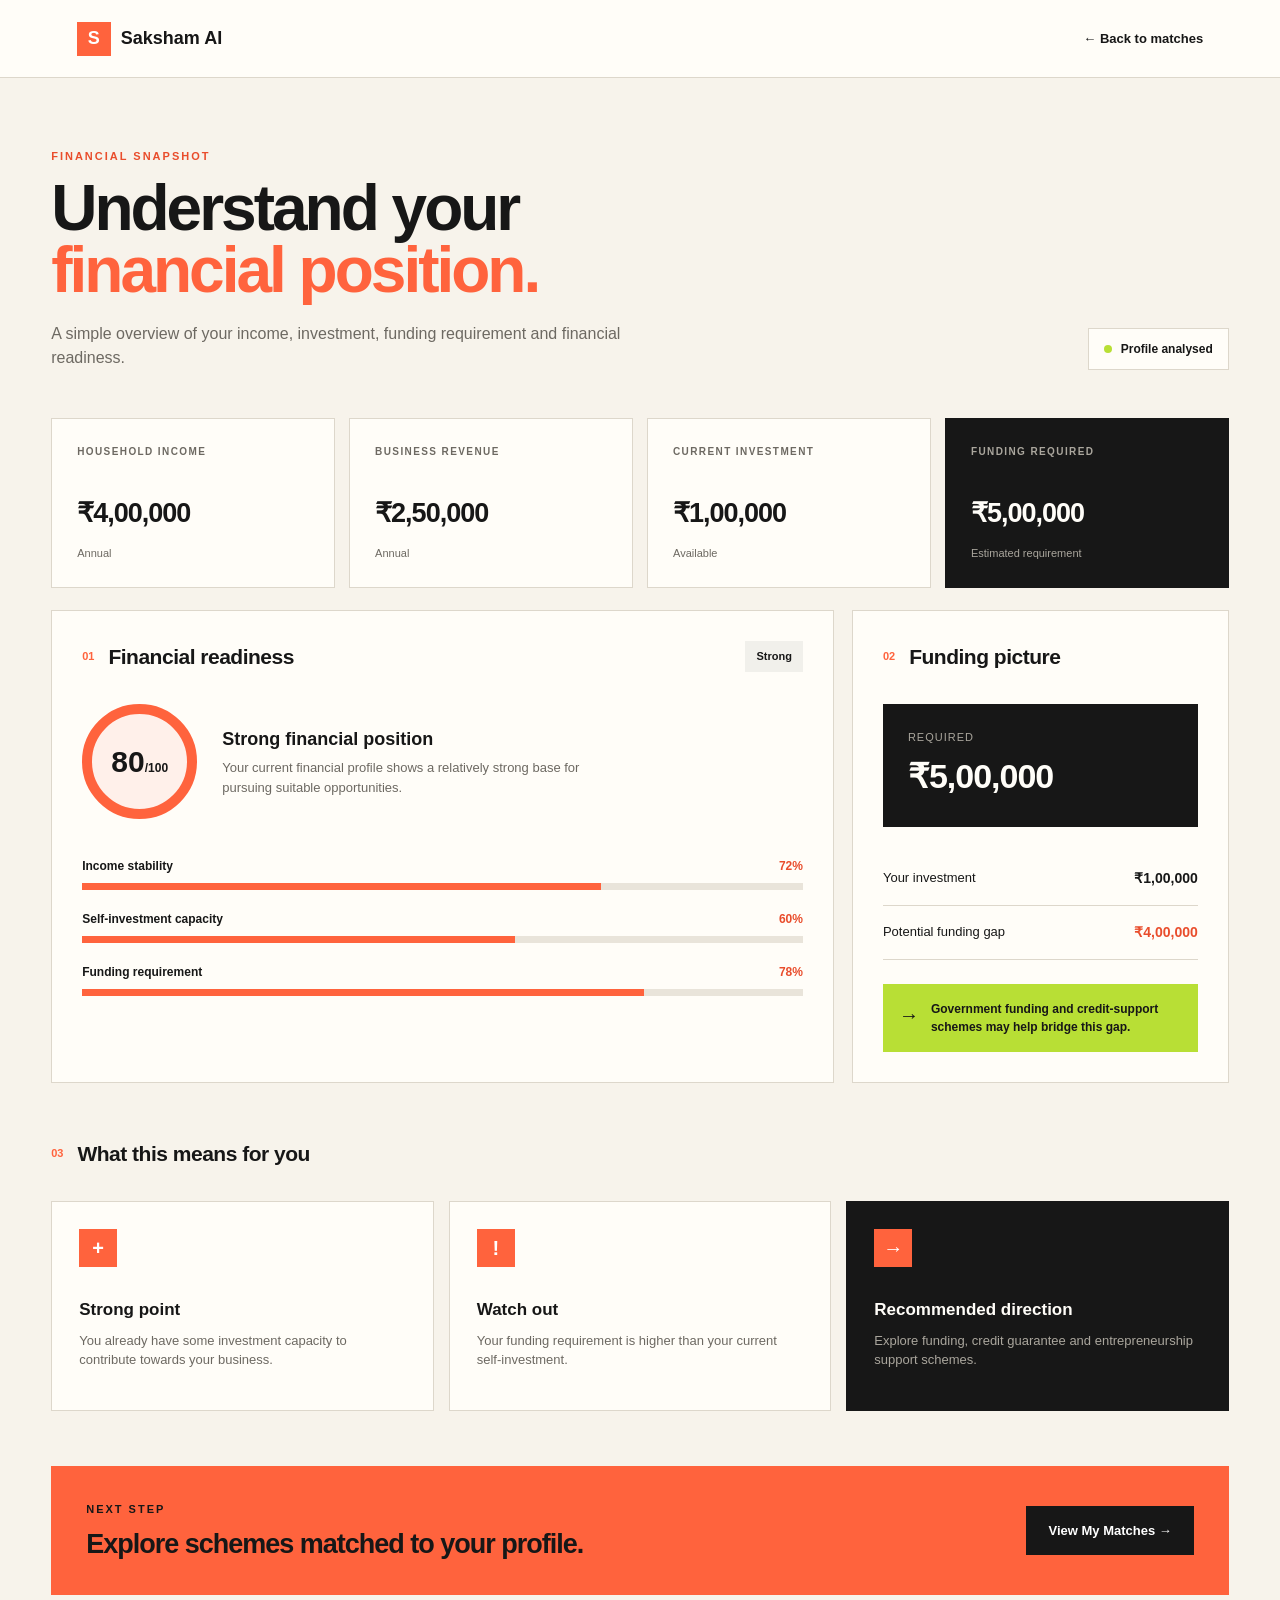
<file: financial-analysis.html>
<!DOCTYPE html>
<html lang="en">

<head>
    <meta charset="UTF-8">
    <meta name="viewport" content="width=device-width, initial-scale=1.0">

    <title>Financial Analysis | Saksham AI</title>

    <link rel="stylesheet" href="CSS/financial-analysis.css">
</head>

<body>

    <!-- NAVBAR -->
    <nav class="navbar">

        <a href="results.html" class="brand">
            <span class="brand-mark">S</span>
            Saksham AI
        </a>

        <a href="results.html" class="back-link">
            ← Back to matches
        </a>

    </nav>


    <!-- MAIN -->
    <main class="analysis-page">

        <!-- HEADER -->
        <section class="page-header">

            <div>
                <span class="eyebrow">FINANCIAL SNAPSHOT</span>

                <h1>
                    Understand your
                    <span>financial position.</span>
                </h1>

                <p>
                    A simple overview of your income, investment,
                    funding requirement and financial readiness.
                </p>
            </div>

            <div class="analysis-badge">
                <span class="badge-dot"></span>
                Profile analysed
            </div>

        </section>


        <!-- SUMMARY CARDS -->
        <section class="summary-grid">

            <div class="summary-card">

                <span class="card-label">HOUSEHOLD INCOME</span>

                <strong id="incomeValue">
                    ₹4,00,000
                </strong>

                <small>Annual</small>

            </div>


            <div class="summary-card">

                <span class="card-label">BUSINESS REVENUE</span>

                <strong id="revenueValue">
                    ₹2,50,000
                </strong>

                <small>Annual</small>

            </div>


            <div class="summary-card">

                <span class="card-label">CURRENT INVESTMENT</span>

                <strong id="investmentValue">
                    ₹1,00,000
                </strong>

                <small>Available</small>

            </div>


            <div class="summary-card highlight">

                <span class="card-label">FUNDING REQUIRED</span>

                <strong id="fundingValue">
                    ₹5,00,000
                </strong>

                <small>Estimated requirement</small>

            </div>

        </section>


        <!-- MAIN ANALYSIS -->
        <section class="analysis-grid">


            <!-- FINANCIAL READINESS -->
            <div class="analysis-card readiness-card">

                <div class="section-heading">

                    <div>
                        <span class="section-number">01</span>

                        <h2>Financial readiness</h2>
                    </div>

                    <span class="status-pill">
                        Moderate
                    </span>

                </div>


                <div class="score-area">

                    <div class="score-circle">
                        <span id="readinessScore">72</span>
                        <small>/100</small>
                    </div>

                    <div>

                        <h3>Good starting position</h3>

                        <p>
                            Your profile shows a reasonable base,
                            with additional funding needed for growth.
                        </p>

                    </div>

                </div>


                <div class="progress-row">

                    <div class="progress-label">
                        <span>Income stability</span>
                        <strong>72%</strong>
                    </div>

                    <div class="progress-bar">
                        <span style="width:72%"></span>
                    </div>

                </div>


                <div class="progress-row">

                    <div class="progress-label">
                        <span>Self-investment capacity</span>
                        <strong>60%</strong>
                    </div>

                    <div class="progress-bar">
                        <span style="width:60%"></span>
                    </div>

                </div>


                <div class="progress-row">

                    <div class="progress-label">
                        <span>Funding requirement</span>
                        <strong>78%</strong>
                    </div>

                    <div class="progress-bar">
                        <span style="width:78%"></span>
                    </div>

                </div>

            </div>


            <!-- FUNDING BREAKDOWN -->
            <div class="analysis-card funding-card">

                <div class="section-heading">

                    <div>
                        <span class="section-number">02</span>

                        <h2>Funding picture</h2>
                    </div>

                </div>


                <div class="funding-amount">

                    <span>Required</span>

                    <strong>
                        ₹5,00,000
                    </strong>

                </div>


                <div class="funding-row">

                    <span>Your investment</span>

                    <strong>₹1,00,000</strong>

                </div>


                <div class="funding-row">

                    <span>Potential funding gap</span>

                    <strong class="orange-text">
                        ₹4,00,000
                    </strong>

                </div>


                <div class="funding-note">

                    <span>→</span>

                    <p>
                        Government funding and credit-support
                        schemes may help bridge this gap.
                    </p>

                </div>

            </div>


        </section>


        <!-- INSIGHTS -->
        <section class="insights-section">

            <div class="section-heading">

                <div>
                    <span class="section-number">03</span>

                    <h2>What this means for you</h2>
                </div>

            </div>


            <div class="insights-grid">

                <div class="insight-card">

                    <span class="insight-icon">+</span>

                    <h3>Strong point</h3>

                    <p>
                        You already have some investment capacity
                        to contribute towards your business.
                    </p>

                </div>


                <div class="insight-card">

                    <span class="insight-icon">!</span>

                    <h3>Watch out</h3>

                    <p>
                        Your funding requirement is higher than
                        your current self-investment.
                    </p>

                </div>


                <div class="insight-card dark">

                    <span class="insight-icon">→</span>

                    <h3>Recommended direction</h3>

                    <p>
                        Explore funding, credit guarantee and
                        entrepreneurship support schemes.
                    </p>

                </div>

            </div>

        </section>


        <!-- CTA -->
        <section class="next-step">

            <div>

                <span class="eyebrow">
                    NEXT STEP
                </span>

                <h2>
                    Explore schemes matched to your profile.
                </h2>

            </div>

            <a href="results.html" class="primary-btn">
                View My Matches →
            </a>

        </section>

    </main>


    <script src="JS/financial-analysis.js"></script>

</body>

</html>
</file>
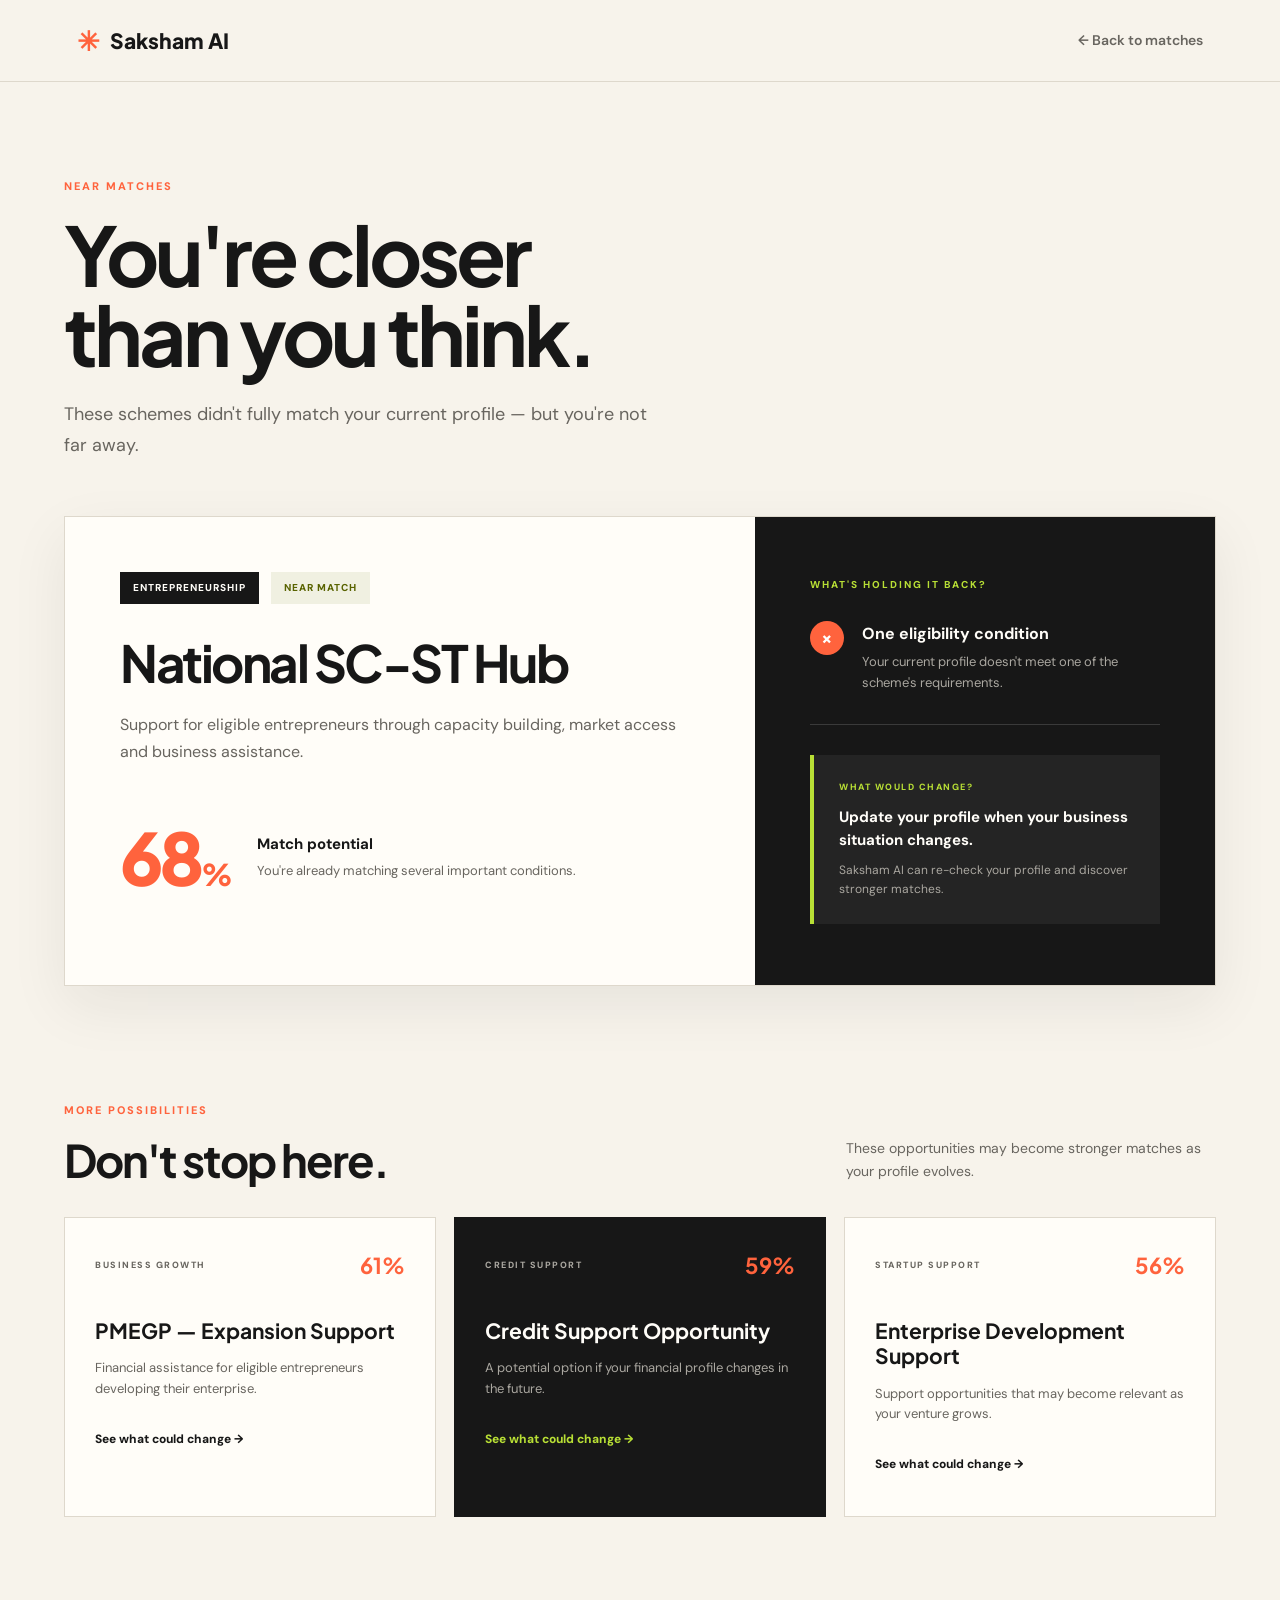
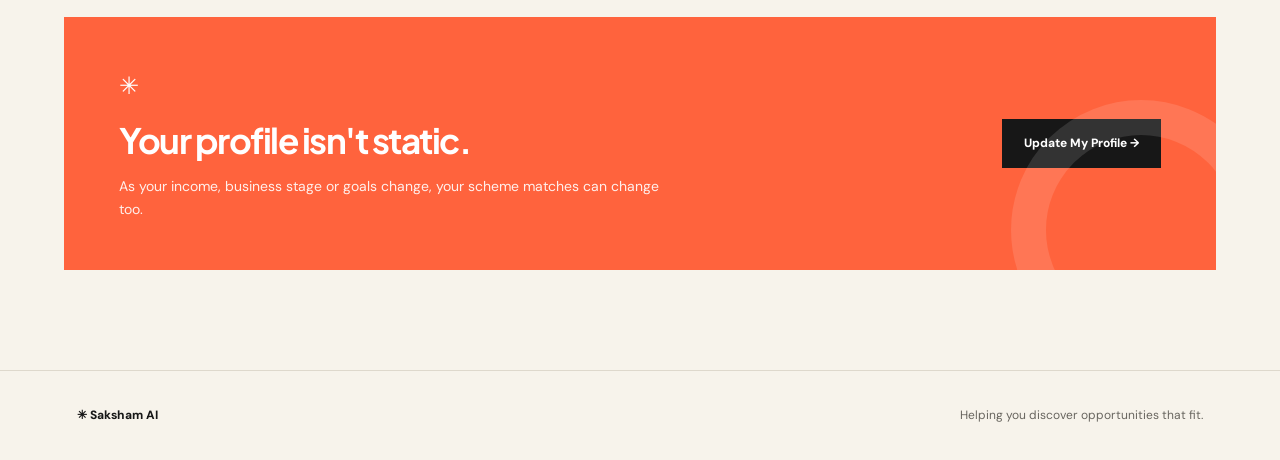
<file: near-miss.html>
<!DOCTYPE html>
<html lang="en">

<head>
    <meta charset="UTF-8">
    <meta name="viewport" content="width=device-width, initial-scale=1.0">

    <title>Near Matches — Saksham AI</title>

    <link rel="stylesheet" href="CSS/near-miss.css">

    <link rel="preconnect" href="https://fonts.googleapis.com">
    <link rel="preconnect" href="https://fonts.gstatic.com" crossorigin>

    <link
        href="https://fonts.googleapis.com/css2?family=DM+Sans:wght@400;500;600;700&family=Plus+Jakarta+Sans:wght@500;600;700;800&display=swap"
        rel="stylesheet">
</head>

<body>

    <!-- NAVBAR -->

    <header class="navbar">

        <a href="index.html" class="brand">
            <span>✳</span>
            Saksham AI
        </a>

        <a href="results.html" class="back-link">
            ← Back to matches
        </a>

    </header>


    <!-- MAIN -->

    <main class="near-page">

        <!-- INTRO -->

        <section class="near-intro">

            <span class="eyebrow">
                NEAR MATCHES
            </span>

            <h1>
                You're closer<br>
                than you think.
            </h1>

            <p>
                These schemes didn't fully match your current
                profile — but you're not far away.
            </p>

        </section>


        <!-- FEATURED NEAR MATCH -->

        <section class="near-card">

            <div class="near-card-main">

                <div class="scheme-meta">

                    <span class="scheme-type">
                        ENTREPRENEURSHIP
                    </span>

                    <span class="near-pill">
                        NEAR MATCH
                    </span>

                </div>


                <h2>
                    National SC-ST Hub
                </h2>

                <p class="scheme-description">
                    Support for eligible entrepreneurs through
                    capacity building, market access and
                    business assistance.
                </p>


                <!-- MATCH SCORE -->

                <div class="score-row">

                    <div class="score-number">
                        68<span>%</span>
                    </div>

                    <div>

                        <strong>
                            Match potential
                        </strong>

                        <p>
                            You're already matching several
                            important conditions.
                        </p>

                    </div>

                </div>

            </div>


            <!-- RIGHT SIDE -->

            <div class="near-card-side">

                <span class="side-label">
                    WHAT'S HOLDING IT BACK?
                </span>

                <div class="reason">

                    <span class="reason-icon">×</span>

                    <div>
                        <strong>
                            One eligibility condition
                        </strong>

                        <p>
                            Your current profile doesn't meet
                            one of the scheme's requirements.
                        </p>
                    </div>

                </div>


                <div class="change-box">

                    <span>
                        WHAT WOULD CHANGE?
                    </span>

                    <strong>
                        Update your profile when your
                        business situation changes.
                    </strong>

                    <p>
                        Saksham AI can re-check your profile
                        and discover stronger matches.
                    </p>

                </div>

            </div>

        </section>


        <!-- OTHER NEAR MATCHES -->

        <section class="other-matches">

            <div class="section-heading">

                <div>
                    <span class="eyebrow">
                        MORE POSSIBILITIES
                    </span>

                    <h2>
                        Don't stop here.
                    </h2>
                </div>

                <p>
                    These opportunities may become stronger
                    matches as your profile evolves.
                </p>

            </div>


            <div class="near-grid">

                <!-- CARD 1 -->

                <article class="small-near-card">

                    <div class="small-card-top">

                        <span>
                            BUSINESS GROWTH
                        </span>

                        <strong>
                            61%
                        </strong>

                    </div>

                    <h3>
                        PMEGP — Expansion Support
                    </h3>

                    <p>
                        Financial assistance for eligible
                        entrepreneurs developing their enterprise.
                    </p>

                    <button>
                        See what could change →
                    </button>

                </article>


                <!-- CARD 2 -->

                <article class="small-near-card dark-card">

                    <div class="small-card-top">

                        <span>
                            CREDIT SUPPORT
                        </span>

                        <strong>
                            59%
                        </strong>

                    </div>

                    <h3>
                        Credit Support Opportunity
                    </h3>

                    <p>
                        A potential option if your financial
                        profile changes in the future.
                    </p>

                    <button>
                        See what could change →
                    </button>

                </article>


                <!-- CARD 3 -->

                <article class="small-near-card">

                    <div class="small-card-top">

                        <span>
                            STARTUP SUPPORT
                        </span>

                        <strong>
                            56%
                        </strong>

                    </div>

                    <h3>
                        Enterprise Development Support
                    </h3>

                    <p>
                        Support opportunities that may become
                        relevant as your venture grows.
                    </p>

                    <button>
                        See what could change →
                    </button>

                </article>

            </div>

        </section>


        <!-- CTA -->

        <section class="profile-cta">

            <div>

                <span class="cta-mark">✳</span>

                <h2>
                    Your profile isn't static.
                </h2>

                <p>
                    As your income, business stage or goals
                    change, your scheme matches can change too.
                </p>

            </div>

            <a href="onboarding.html">
                Update My Profile →
            </a>

        </section>

    </main>


    <footer>

        <span>✳ Saksham AI</span>

        <p>
            Helping you discover opportunities that fit.
        </p>

    </footer>


    <script src="JS/near-miss.js"></script>

</body>

</html>
</file>
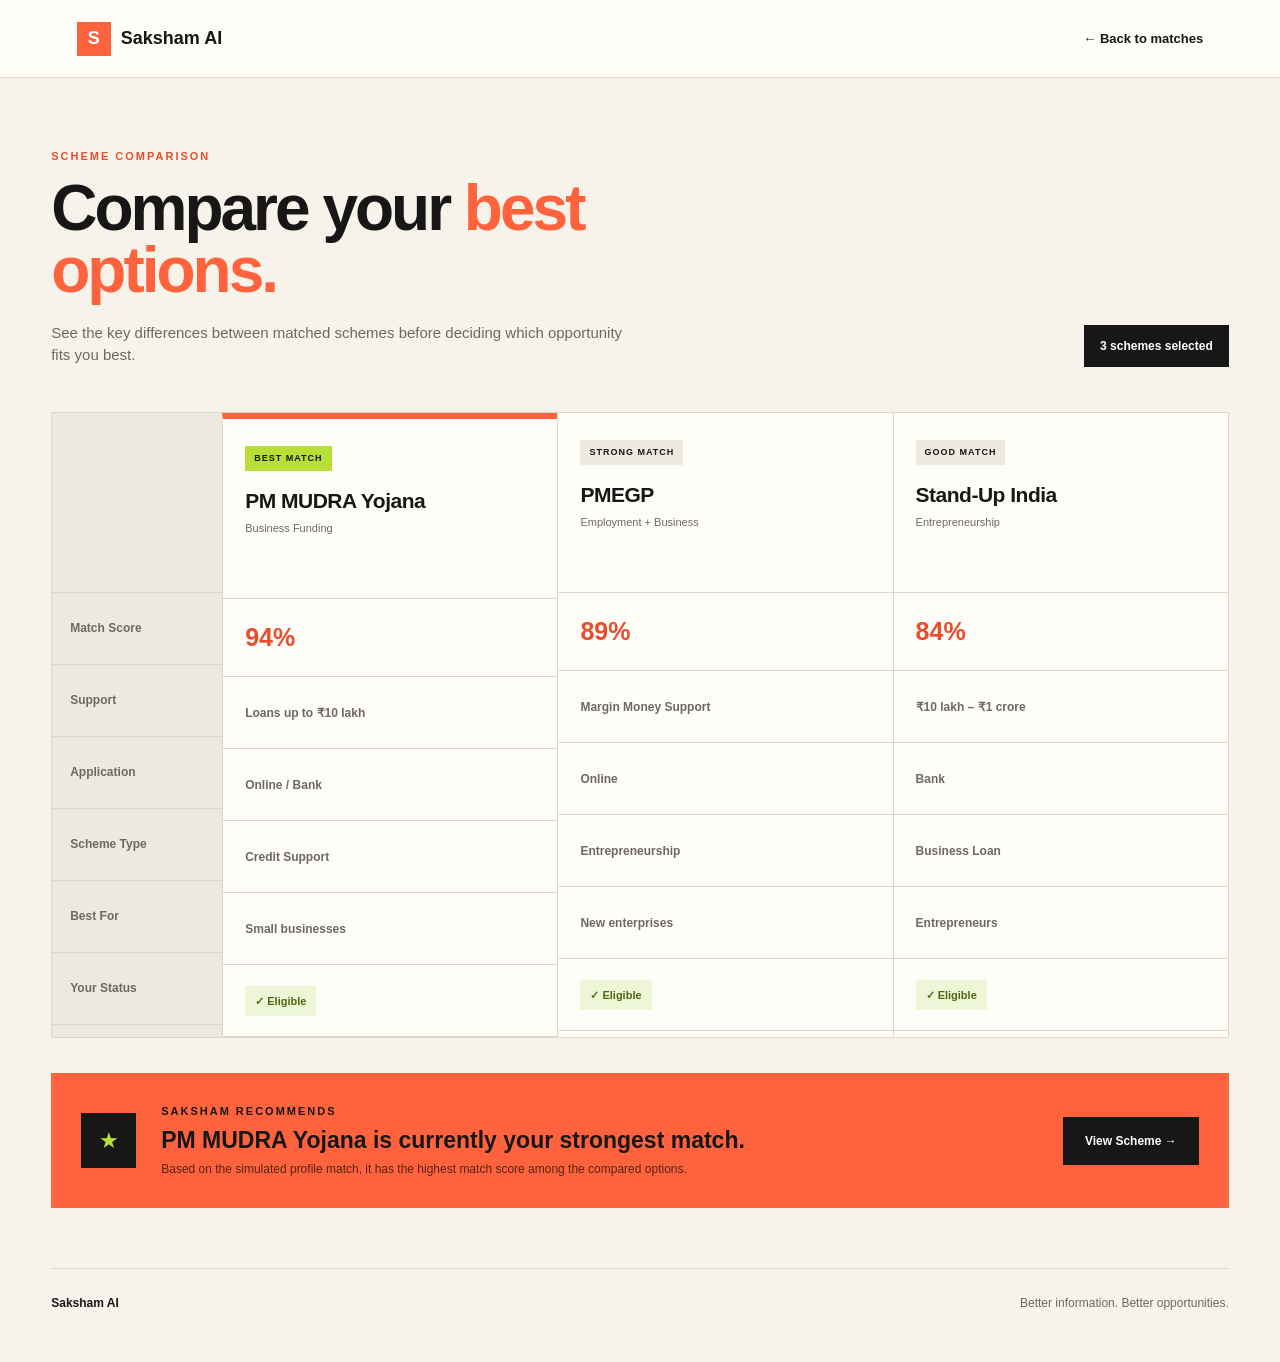
<file: scheme-comparison.html>
<!DOCTYPE html>
<html lang="en">

<head>
    <meta charset="UTF-8">
    <meta name="viewport" content="width=device-width, initial-scale=1.0">

    <title>Compare Schemes | Saksham AI</title>

    <link rel="stylesheet" href="CSS/scheme-comparison.css">
</head>

<body>

    <!-- NAVBAR -->
    <nav class="navbar">

        <a href="results.html" class="brand">
            <span class="brand-mark">S</span>
            Saksham AI
        </a>

        <a href="results.html" class="back-link">
            ← Back to matches
        </a>

    </nav>


    <main class="comparison-page">

        <!-- HEADER -->
        <section class="page-header">

            <div>

                <span class="eyebrow">
                    SCHEME COMPARISON
                </span>

                <h1>
                    Compare your
                    <span>best options.</span>
                </h1>

                <p>
                    See the key differences between matched schemes
                    before deciding which opportunity fits you best.
                </p>

            </div>

            <div class="compare-count">
                3 schemes selected
            </div>

        </section>


        <!-- COMPARISON TABLE -->
        <section class="comparison-wrapper">

            <div class="comparison-table">

                <!-- FIRST COLUMN -->
                <div class="feature-column">

                    <div class="empty-header"></div>

                    <div class="feature">
                        Match Score
                    </div>

                    <div class="feature">
                        Support
                    </div>

                    <div class="feature">
                        Application
                    </div>

                    <div class="feature">
                        Scheme Type
                    </div>

                    <div class="feature">
                        Best For
                    </div>

                    <div class="feature">
                        Your Status
                    </div>

                </div>


                <!-- SCHEME 1 -->
                <div class="scheme-column featured">

                    <div class="scheme-header">

                        <span class="scheme-tag">
                            BEST MATCH
                        </span>

                        <h2>
                            PM MUDRA Yojana
                        </h2>

                        <p>
                            Business Funding
                        </p>

                    </div>


                    <div class="compare-value score">
                        94%
                    </div>

                    <div class="compare-value">
                        Loans up to ₹10 lakh
                    </div>

                    <div class="compare-value">
                        Online / Bank
                    </div>

                    <div class="compare-value">
                        Credit Support
                    </div>

                    <div class="compare-value">
                        Small businesses
                    </div>

                    <div class="compare-value">
                        <span class="eligible">
                            ✓ Eligible
                        </span>
                    </div>

                </div>


                <!-- SCHEME 2 -->
                <div class="scheme-column">

                    <div class="scheme-header">

                        <span class="scheme-tag">
                            STRONG MATCH
                        </span>

                        <h2>
                            PMEGP
                        </h2>

                        <p>
                            Employment + Business
                        </p>

                    </div>


                    <div class="compare-value score">
                        89%
                    </div>

                    <div class="compare-value">
                        Margin Money Support
                    </div>

                    <div class="compare-value">
                        Online
                    </div>

                    <div class="compare-value">
                        Entrepreneurship
                    </div>

                    <div class="compare-value">
                        New enterprises
                    </div>

                    <div class="compare-value">
                        <span class="eligible">
                            ✓ Eligible
                        </span>
                    </div>

                </div>


                <!-- SCHEME 3 -->
                <div class="scheme-column">

                    <div class="scheme-header">

                        <span class="scheme-tag">
                            GOOD MATCH
                        </span>

                        <h2>
                            Stand-Up India
                        </h2>

                        <p>
                            Entrepreneurship
                        </p>

                    </div>


                    <div class="compare-value score">
                        84%
                    </div>

                    <div class="compare-value">
                        ₹10 lakh – ₹1 crore
                    </div>

                    <div class="compare-value">
                        Bank
                    </div>

                    <div class="compare-value">
                        Business Loan
                    </div>

                    <div class="compare-value">
                        Entrepreneurs
                    </div>

                    <div class="compare-value">
                        <span class="eligible">
                            ✓ Eligible
                        </span>
                    </div>

                </div>

            </div>

        </section>


        <!-- RECOMMENDATION -->
        <section class="recommendation">

            <div class="recommendation-icon">
                ★
            </div>

            <div>

                <span class="eyebrow">
                    SAKSHAM RECOMMENDS
                </span>

                <h2>
                    PM MUDRA Yojana is currently your strongest match.
                </h2>

                <p>
                    Based on the simulated profile match, it has the
                    highest match score among the compared options.
                </p>

            </div>

            <a href="scheme_details.html?id=1" class="primary-btn">
                View Scheme →
            </a>

        </section>


        <!-- FOOTER -->
        <footer>

            <span>
                Saksham AI
            </span>

            <p>
                Better information. Better opportunities.
            </p>

        </footer>

    </main>

</body>

</html>
</file>
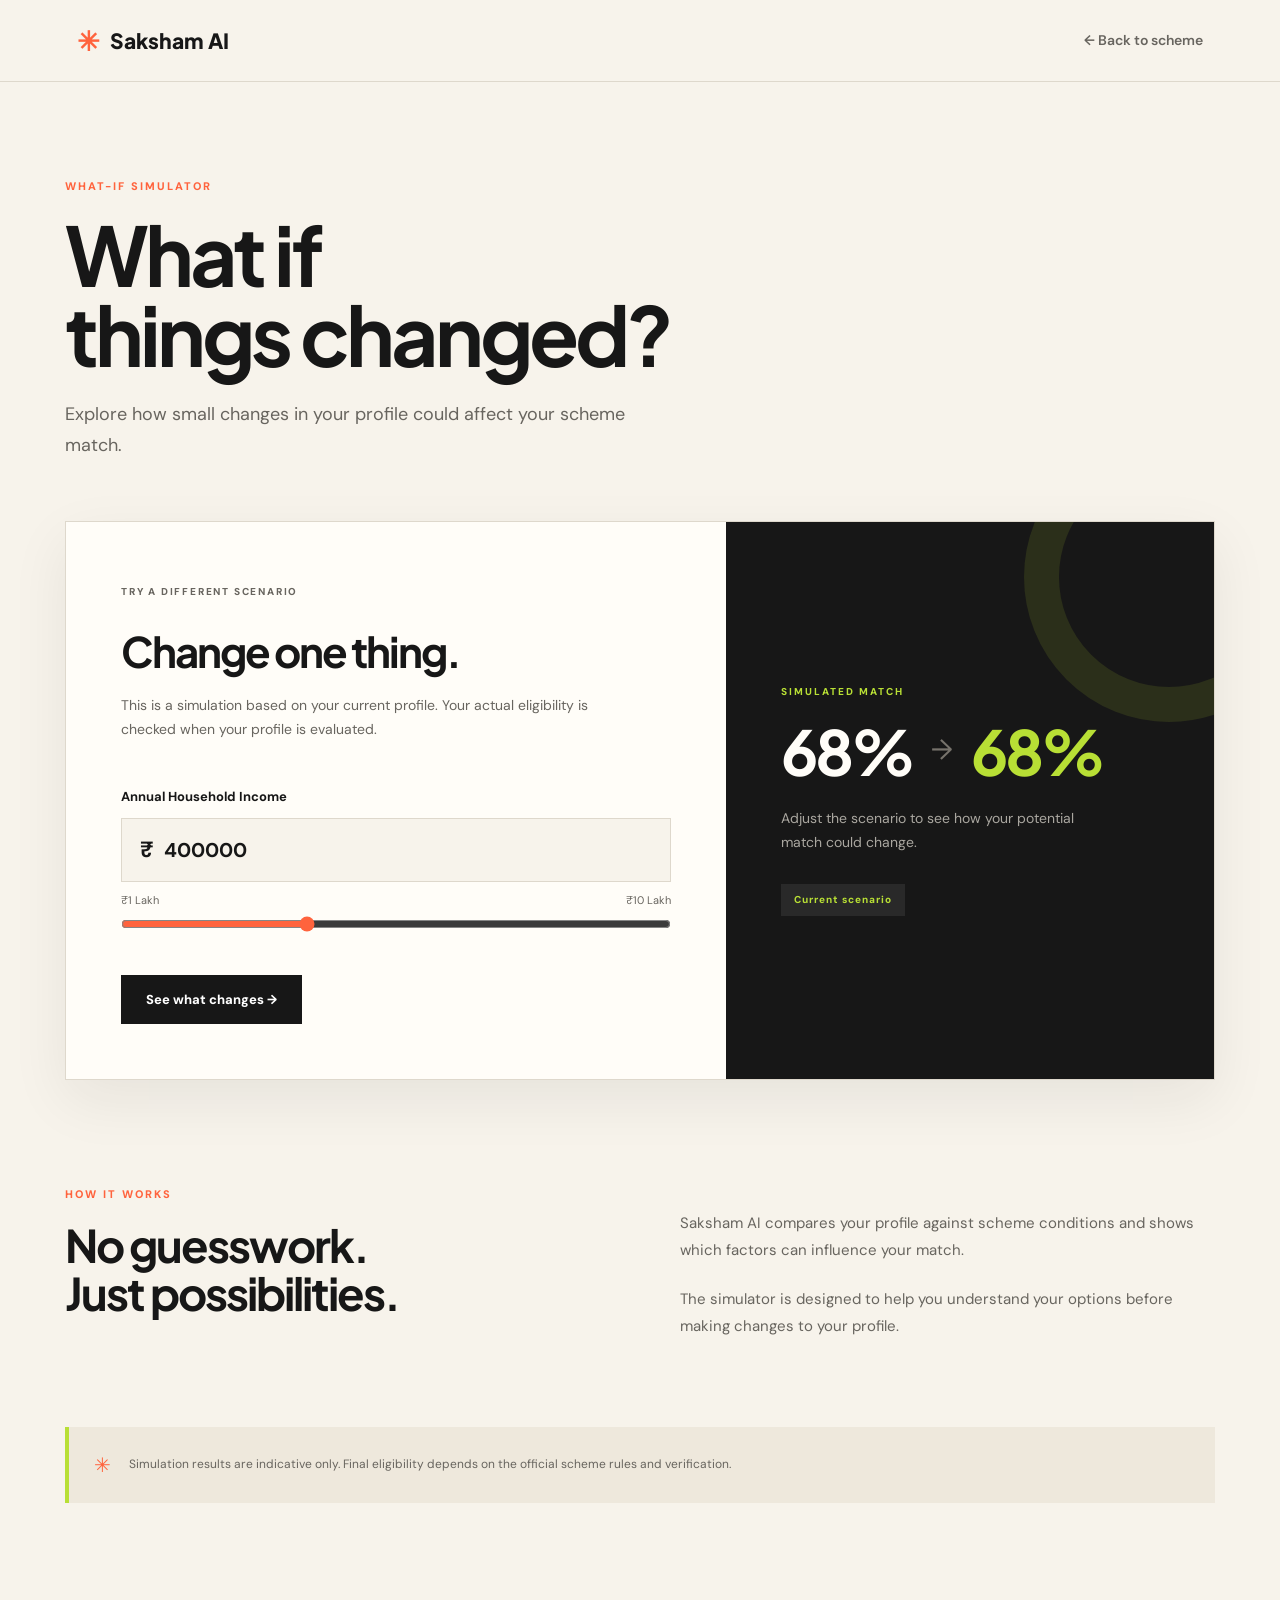
<file: what-if.html>
<!DOCTYPE html>
<html lang="en">

<head>
    <meta charset="UTF-8">
    <meta name="viewport" content="width=device-width, initial-scale=1.0">

    <title>What-If Simulator — Saksham AI</title>

    <link rel="stylesheet" href="CSS/what-if.css">

    <link rel="preconnect" href="https://fonts.googleapis.com">
    <link rel="preconnect" href="https://fonts.gstatic.com" crossorigin>

    <link
        href="https://fonts.googleapis.com/css2?family=DM+Sans:wght@400;500;600;700&family=Plus+Jakarta+Sans:wght@500;600;700;800&display=swap"
        rel="stylesheet">
</head>

<body>

    <!-- NAVBAR -->

    <header class="navbar">

        <a href="index.html" class="brand">
            <span>✳</span>
            Saksham AI
        </a>

        <a href="scheme_details.html?id=1" class="back-link">
            ← Back to scheme
        </a>

    </header>


    <main class="whatif-page">

        <!-- INTRO -->

        <section class="whatif-intro">

            <span class="eyebrow">
                WHAT-IF SIMULATOR
            </span>

            <h1>
                What if<br>
                things changed?
            </h1>

            <p>
                Explore how small changes in your profile
                could affect your scheme match.
            </p>

        </section>


        <!-- SIMULATOR -->

        <section class="simulator">

            <div class="simulator-left">

                <span class="section-label">
                    TRY A DIFFERENT SCENARIO
                </span>

                <h2>
                    Change one thing.
                </h2>

                <p class="simulator-description">
                    This is a simulation based on your current
                    profile. Your actual eligibility is checked
                    when your profile is evaluated.
                </p>


                <!-- FIELD -->

                <div class="scenario-field">

                    <label for="income">
                        Annual Household Income
                    </label>

                    <div class="input-wrapper">

                        <span>₹</span>

                        <input
                            type="number"
                            id="income"
                            value="400000"
                            min="0"
                        >

                    </div>

                    <div class="range-row">

                        <span>₹1 Lakh</span>
                        <span>₹10 Lakh</span>

                    </div>

                    <input
                        type="range"
                        id="incomeRange"
                        min="100000"
                        max="1000000"
                        step="10000"
                        value="400000"
                    >

                </div>


                <button id="simulateBtn">
                    See what changes →
                </button>

            </div>


            <!-- RESULT -->

            <div class="simulator-result">

                <span class="result-label">
                    SIMULATED MATCH
                </span>

                <div class="match-change">

                    <strong id="oldScore">
                        68%
                    </strong>

                    <span>→</span>

                    <strong id="newScore">
                        68%
                    </strong>

                </div>

                <p id="resultText">
                    Adjust the scenario to see how your
                    potential match could change.
                </p>


                <div class="result-status" id="resultStatus">
                    Current scenario
                </div>

            </div>

        </section>


        <!-- EXPLANATION -->

        <section class="explanation">

            <div>

                <span class="eyebrow">
                    HOW IT WORKS
                </span>

                <h2>
                    No guesswork.<br>
                    Just possibilities.
                </h2>

            </div>

            <div class="explanation-text">

                <p>
                    Saksham AI compares your profile against
                    scheme conditions and shows which factors
                    can influence your match.
                </p>

                <p>
                    The simulator is designed to help you
                    understand your options before making
                    changes to your profile.
                </p>

            </div>

        </section>


        <!-- DISCLAIMER -->

        <section class="notice">

            <span>✳</span>

            <p>
                Simulation results are indicative only.
                Final eligibility depends on the official
                scheme rules and verification.
            </p>

        </section>

    </main>


    <script src="JS/what-if.js"></script>

</body>

</html>
</file>
<file: CSS/financial-analysis.css>
/* =========================
   SAKSHAM AI — FINANCIAL ANALYSIS
========================= */

:root {
    --cream: #f7f3eb;
    --white: #fffdf8;
    --black: #171717;
    --gray: #6d6962;
    --border: #ddd7cb;

    --orange: #ff633d;
    --orange-dark: #e94d2c;
    --orange-soft: #fff0ea;

    --lime: #b8df35;
}


* {
    margin: 0;
    padding: 0;
    box-sizing: border-box;
}


body {
    font-family: "DM Sans", Arial, sans-serif;
    background: var(--cream);
    color: var(--black);
    line-height: 1.5;
}


/* =========================
   NAVBAR
========================= */

.navbar {
    height: 78px;
    padding: 0 6%;
    display: flex;
    align-items: center;
    justify-content: space-between;

    background: var(--white);
    border-bottom: 1px solid var(--border);
}


.brand {
    display: flex;
    align-items: center;
    gap: 10px;

    color: var(--black);
    text-decoration: none;

    font-size: 18px;
    font-weight: 800;
}


.brand-mark {
    width: 34px;
    height: 34px;

    display: grid;
    place-items: center;

    background: var(--orange);
    color: white;

    font-weight: 900;
}


.back-link {
    color: var(--black);
    text-decoration: none;

    font-size: 13px;
    font-weight: 700;
}


.back-link:hover {
    color: var(--orange-dark);
}


/* =========================
   PAGE
========================= */

.analysis-page {
    width: min(1180px, 92%);
    margin: auto;
    padding: 70px 0 80px;
}


/* =========================
   HEADER
========================= */

.page-header {
    display: flex;
    justify-content: space-between;
    align-items: flex-end;
    gap: 40px;

    margin-bottom: 48px;
}


.eyebrow {
    display: block;

    margin-bottom: 12px;

    font-size: 11px;
    font-weight: 900;
    letter-spacing: 2px;

    color: var(--orange-dark);
}


.page-header h1 {
    max-width: 650px;

    font-size: clamp(42px, 5vw, 68px);
    line-height: 0.98;
    letter-spacing: -3px;

    font-weight: 900;
}


.page-header h1 span {
    color: var(--orange);
}


.page-header p {
    max-width: 580px;

    margin-top: 20px;

    color: var(--gray);
    font-size: 16px;
}


.analysis-badge {
    display: flex;
    align-items: center;
    gap: 9px;

    padding: 11px 15px;

    background: var(--white);
    border: 1px solid var(--border);

    font-size: 12px;
    font-weight: 800;
}


.badge-dot {
    width: 8px;
    height: 8px;

    border-radius: 50%;

    background: var(--lime);
}


/* =========================
   SUMMARY CARDS
========================= */

.summary-grid {
    display: grid;
    grid-template-columns: repeat(4, 1fr);
    gap: 14px;

    margin-bottom: 22px;
}


.summary-card {
    min-height: 170px;

    padding: 25px;

    background: var(--white);
    border: 1px solid var(--border);

    display: flex;
    flex-direction: column;
    justify-content: space-between;
}


.summary-card.highlight {
    background: var(--black);
    color: var(--white);
    border-color: var(--black);
}


.card-label {
    font-size: 10px;
    font-weight: 900;
    letter-spacing: 1.4px;
    color: var(--gray);
}


.highlight .card-label {
    color: #aaa69d;
}


.summary-card strong {
    display: block;

    margin-top: 25px;

    font-size: 27px;
    letter-spacing: -1px;
}


.summary-card small {
    margin-top: 3px;

    color: var(--gray);
    font-size: 11px;
}


.highlight small {
    color: #aaa69d;
}


/* =========================
   ANALYSIS GRID
========================= */

.analysis-grid {
    display: grid;
    grid-template-columns: 1.35fr 0.65fr;
    gap: 18px;
}


.analysis-card {
    padding: 30px;

    background: var(--white);
    border: 1px solid var(--border);
}


.section-heading {
    display: flex;
    justify-content: space-between;
    align-items: center;

    margin-bottom: 32px;
}


.section-heading > div {
    display: flex;
    align-items: center;
    gap: 14px;
}


.section-number {
    font-size: 11px;
    font-weight: 900;

    color: var(--orange);
}


.section-heading h2 {
    font-size: 21px;
    letter-spacing: -0.5px;
}


.status-pill {
    padding: 7px 11px;

    background: #f1f0eb;

    font-size: 11px;
    font-weight: 800;
}


/* =========================
   SCORE
========================= */

.score-area {
    display: flex;
    align-items: center;
    gap: 25px;

    margin-bottom: 38px;
}


.score-circle {
    min-width: 115px;
    height: 115px;

    border-radius: 50%;

    display: flex;
    align-items: center;
    justify-content: center;

    background: var(--orange-soft);
    border: 10px solid var(--orange);

    font-weight: 900;
}


.score-circle span {
    font-size: 30px;
}


.score-circle small {
    font-size: 12px;
    margin-top: 13px;
}


.score-area h3 {
    font-size: 18px;
    margin-bottom: 5px;
}


.score-area p {
    max-width: 390px;

    color: var(--gray);
    font-size: 13px;
}


/* =========================
   PROGRESS
========================= */

.progress-row {
    margin-top: 20px;
}


.progress-label {
    display: flex;
    justify-content: space-between;

    margin-bottom: 8px;

    font-size: 12px;
    font-weight: 700;
}


.progress-label strong {
    color: var(--orange-dark);
}


.progress-bar {
    width: 100%;
    height: 7px;

    background: #e9e4da;

    overflow: hidden;
}


.progress-bar span {
    display: block;
    height: 100%;

    background: var(--orange);
}


/* =========================
   FUNDING CARD
========================= */

.funding-amount {
    padding: 25px;

    margin-bottom: 25px;

    background: var(--black);
    color: var(--white);
}


.funding-amount span {
    display: block;

    margin-bottom: 5px;

    color: #aaa69d;

    font-size: 11px;
    text-transform: uppercase;
    letter-spacing: 1px;
}


.funding-amount strong {
    font-size: 34px;
    letter-spacing: -1px;
}


.funding-row {
    display: flex;
    justify-content: space-between;

    padding: 16px 0;

    border-bottom: 1px solid var(--border);

    font-size: 13px;
}


.funding-row strong {
    font-size: 14px;
}


.orange-text {
    color: var(--orange-dark);
}


.funding-note {
    display: flex;
    gap: 12px;

    margin-top: 24px;
    padding: 16px;

    background: var(--lime);

    font-size: 12px;
    font-weight: 700;
}


.funding-note span {
    font-size: 20px;
}


/* =========================
   INSIGHTS
========================= */

.insights-section {
    margin-top: 55px;
}


.insights-grid {
    display: grid;
    grid-template-columns: repeat(3, 1fr);
    gap: 15px;
}


.insight-card {
    min-height: 210px;

    padding: 27px;

    background: var(--white);
    border: 1px solid var(--border);
}


.insight-card.dark {
    background: var(--black);
    color: var(--white);
    border-color: var(--black);
}


.insight-icon {
    display: grid;
    place-items: center;

    width: 38px;
    height: 38px;

    margin-bottom: 30px;

    background: var(--orange);
    color: white;

    font-size: 20px;
    font-weight: 900;
}


.insight-card h3 {
    margin-bottom: 8px;

    font-size: 17px;
}


.insight-card p {
    color: var(--gray);

    font-size: 13px;
}


.dark p {
    color: #aaa69d;
}


/* =========================
   NEXT STEP
========================= */

.next-step {
    margin-top: 55px;
    padding: 35px;

    display: flex;
    align-items: center;
    justify-content: space-between;
    gap: 30px;

    background: var(--orange);
}


.next-step .eyebrow {
    color: var(--black);
}


.next-step h2 {
    max-width: 600px;

    font-size: 27px;
    line-height: 1.1;
    letter-spacing: -1px;
}


.primary-btn {
    flex-shrink: 0;

    padding: 15px 22px;

    background: var(--black);
    color: white;

    text-decoration: none;

    font-size: 13px;
    font-weight: 800;

    transition: 0.2s ease;
}


.primary-btn:hover {
    transform: translateY(-2px);
}


/* =========================
   RESPONSIVE
========================= */

@media (max-width: 900px) {

    .summary-grid {
        grid-template-columns: repeat(2, 1fr);
    }


    .analysis-grid {
        grid-template-columns: 1fr;
    }


    .insights-grid {
        grid-template-columns: 1fr;
    }

}


@media (max-width: 650px) {

    .navbar {
        padding: 0 5%;
    }


    .analysis-page {
        width: 90%;
        padding-top: 45px;
    }


    .page-header {
        display: block;
    }


    .analysis-badge {
        display: inline-flex;
        margin-top: 25px;
    }


    .page-header h1 {
        font-size: 43px;
        letter-spacing: -2px;
    }


    .summary-grid {
        grid-template-columns: 1fr;
    }


    .score-area {
        align-items: flex-start;
        flex-direction: column;
    }


    .next-step {
        display: block;
    }


    .primary-btn {
        display: inline-block;
        margin-top: 20px;
    }

}
</file>
<file: CSS/near-miss.css>
/* =========================
   SAKSHAM AI — NEAR MISS
========================= */

:root {
    --cream: #f7f3eb;
    --cream-dark: #eee8dc;
    --white: #fffdf8;
    --black: #171717;
    --gray: #68655f;
    --orange: #ff633d;
    --orange-dark: #e94d2c;
    --lime: #b8df35;
    --border: #ded8cc;
}

* {
    margin: 0;
    padding: 0;
    box-sizing: border-box;
}

html {
    scroll-behavior: smooth;
}

body {
    font-family: "DM Sans", sans-serif;
    background: var(--cream);
    color: var(--black);
    line-height: 1.6;
}


/* =========================
   NAVBAR
========================= */

.navbar {
    height: 82px;
    padding: 0 6%;
    display: flex;
    align-items: center;
    justify-content: space-between;

    border-bottom: 1px solid var(--border);
    background: rgba(247, 243, 235, 0.94);

    position: sticky;
    top: 0;
    z-index: 10;

    backdrop-filter: blur(12px);
}

.brand {
    display: flex;
    align-items: center;
    gap: 10px;

    color: var(--black);
    text-decoration: none;

    font-family: "Plus Jakarta Sans", sans-serif;
    font-size: 21px;
    font-weight: 800;
}

.brand span {
    color: var(--orange);
    font-size: 27px;
}

.back-link {
    color: var(--gray);
    text-decoration: none;
    font-size: 14px;
    font-weight: 600;

    transition: 0.2s ease;
}

.back-link:hover {
    color: var(--orange);
}


/* =========================
   MAIN
========================= */

.near-page {
    width: min(1180px, 90%);
    margin: auto;
    padding: 90px 0 100px;
}


/* =========================
   INTRO
========================= */

.near-intro {
    max-width: 720px;
    margin-bottom: 55px;
}

.eyebrow {
    display: inline-block;

    font-size: 11px;
    font-weight: 800;
    letter-spacing: 2px;

    color: var(--orange);
    margin-bottom: 18px;
}

.near-intro h1 {
    font-family: "Plus Jakarta Sans", sans-serif;

    font-size: clamp(48px, 7vw, 82px);
    line-height: 0.98;
    letter-spacing: -4px;

    margin-bottom: 25px;
}

.near-intro p {
    max-width: 590px;

    color: var(--gray);
    font-size: 18px;
    line-height: 1.7;
}


/* =========================
   FEATURED CARD
========================= */

.near-card {
    display: grid;
    grid-template-columns: 1.2fr 0.8fr;

    min-height: 470px;

    background: var(--white);
    border: 1px solid var(--border);

    margin-bottom: 110px;

    box-shadow: 0 20px 55px rgba(23, 23, 23, 0.07);
}

.near-card-main {
    padding: 55px;
}

.scheme-meta {
    display: flex;
    align-items: center;
    gap: 12px;

    margin-bottom: 32px;
}

.scheme-type {
    background: var(--black);
    color: var(--white);

    padding: 8px 13px;

    font-size: 10px;
    font-weight: 800;
    letter-spacing: 1px;
}

.near-pill {
    background: #f0f0e1;
    color: #596300;

    padding: 8px 13px;

    font-size: 10px;
    font-weight: 800;
    letter-spacing: 1px;
}

.near-card h2 {
    font-family: "Plus Jakarta Sans", sans-serif;

    font-size: clamp(38px, 4vw, 58px);
    line-height: 1.05;
    letter-spacing: -2.5px;

    max-width: 650px;
    margin-bottom: 22px;
}

.scheme-description {
    max-width: 590px;

    color: var(--gray);
    font-size: 16px;
    line-height: 1.7;
}


/* =========================
   SCORE
========================= */

.score-row {
    display: flex;
    align-items: center;
    gap: 25px;

    margin-top: 55px;
}

.score-number {
    font-family: "Plus Jakarta Sans", sans-serif;

    font-size: 72px;
    line-height: 1;

    font-weight: 800;
    letter-spacing: -4px;

    color: var(--orange);
}

.score-number span {
    font-size: 30px;
    letter-spacing: -1px;
}

.score-row strong {
    font-size: 15px;
}

.score-row p {
    color: var(--gray);
    font-size: 13px;

    margin-top: 4px;
}


/* =========================
   RIGHT SIDE
========================= */

.near-card-side {
    background: var(--black);
    color: var(--white);

    padding: 55px;

    display: flex;
    flex-direction: column;
    justify-content: center;
}

.side-label {
    color: var(--lime);

    font-size: 10px;
    font-weight: 800;
    letter-spacing: 2px;

    margin-bottom: 28px;
}

.reason {
    display: flex;
    gap: 18px;

    padding-bottom: 30px;

    border-bottom: 1px solid #3a3a3a;
}

.reason-icon {
    width: 34px;
    height: 34px;

    flex-shrink: 0;

    display: flex;
    align-items: center;
    justify-content: center;

    border-radius: 50%;

    background: var(--orange);
    color: white;

    font-size: 20px;
    font-weight: 700;
}

.reason strong {
    font-size: 16px;
}

.reason p {
    color: #aaa7a0;

    font-size: 13px;
    line-height: 1.6;

    margin-top: 6px;
}

.change-box {
    margin-top: 30px;

    padding: 25px;

    background: #242424;

    border-left: 4px solid var(--lime);
}

.change-box span {
    display: block;

    color: var(--lime);

    font-size: 9px;
    font-weight: 800;
    letter-spacing: 1.5px;

    margin-bottom: 12px;
}

.change-box strong {
    display: block;

    font-size: 15px;
    line-height: 1.5;

    margin-bottom: 10px;
}

.change-box p {
    color: #aaa7a0;

    font-size: 12px;
    line-height: 1.6;
}


/* =========================
   OTHER MATCHES
========================= */

.other-matches {
    margin-bottom: 100px;
}

.section-heading {
    display: flex;
    align-items: end;
    justify-content: space-between;

    gap: 40px;

    margin-bottom: 35px;
}

.section-heading h2 {
    font-family: "Plus Jakarta Sans", sans-serif;

    font-size: 45px;
    line-height: 1;

    letter-spacing: -2px;
}

.section-heading > p {
    max-width: 370px;

    color: var(--gray);
    font-size: 14px;
}


/* =========================
   NEAR GRID
========================= */

.near-grid {
    display: grid;
    grid-template-columns: repeat(3, 1fr);

    gap: 18px;
}

.small-near-card {
    background: var(--white);

    border: 1px solid var(--border);

    padding: 30px;

    min-height: 300px;

    transition:
        transform 0.25s ease,
        box-shadow 0.25s ease;
}

.small-near-card:hover {
    transform: translateY(-6px);

    box-shadow: 0 18px 35px rgba(23, 23, 23, 0.08);
}

.small-card-top {
    display: flex;
    align-items: center;
    justify-content: space-between;

    margin-bottom: 35px;
}

.small-card-top span {
    font-size: 9px;
    font-weight: 800;
    letter-spacing: 1.5px;

    color: var(--gray);
}

.small-card-top strong {
    font-family: "Plus Jakarta Sans", sans-serif;

    font-size: 22px;

    color: var(--orange);
}

.small-near-card h3 {
    font-family: "Plus Jakarta Sans", sans-serif;

    font-size: 21px;
    line-height: 1.2;

    margin-bottom: 15px;
}

.small-near-card p {
    color: var(--gray);

    font-size: 13px;
    line-height: 1.6;

    margin-bottom: 25px;
}

.small-near-card button {
    border: none;
    background: none;

    color: var(--black);

    font-family: "DM Sans", sans-serif;
    font-size: 12px;
    font-weight: 800;

    cursor: pointer;

    transition: 0.2s ease;
}

.small-near-card button:hover {
    color: var(--orange);
}


/* =========================
   DARK CARD
========================= */

.dark-card {
    background: var(--black);
    color: var(--white);

    border-color: var(--black);
}

.dark-card .small-card-top span,
.dark-card p {
    color: #aaa7a0;
}

.dark-card button {
    color: var(--lime);
}

.dark-card button:hover {
    color: var(--orange);
}


/* =========================
   CTA
========================= */

.profile-cta {
    display: flex;
    align-items: center;
    justify-content: space-between;

    gap: 40px;

    background: var(--orange);
    color: white;

    padding: 50px 55px;

    position: relative;
    overflow: hidden;
}

.profile-cta::after {
    content: "";

    position: absolute;

    width: 190px;
    height: 190px;

    border-radius: 50%;

    border: 35px solid rgba(255, 255, 255, 0.12);

    right: -55px;
    bottom: -90px;
}

.cta-mark {
    font-size: 24px;
}

.profile-cta h2 {
    font-family: "Plus Jakarta Sans", sans-serif;

    font-size: 35px;
    letter-spacing: -1.5px;

    margin: 7px 0;
}

.profile-cta p {
    max-width: 550px;

    font-size: 14px;
    line-height: 1.6;

    opacity: 0.9;
}

.profile-cta a {
    flex-shrink: 0;

    background: var(--black);
    color: white;

    padding: 15px 22px;

    text-decoration: none;

    font-size: 12px;
    font-weight: 800;

    transition: 0.2s ease;
}

.profile-cta a:hover {
    background: white;
    color: var(--black);
}


/* =========================
   FOOTER
========================= */

footer {
    padding: 35px 6%;

    border-top: 1px solid var(--border);

    display: flex;
    align-items: center;
    justify-content: space-between;

    color: var(--gray);

    font-size: 12px;
}

footer span {
    color: var(--black);
    font-weight: 800;
}


/* =========================
   RESPONSIVE
========================= */

@media (max-width: 900px) {

    .near-card {
        grid-template-columns: 1fr;
    }

    .near-card-side {
        min-height: 380px;
    }

    .near-grid {
        grid-template-columns: 1fr;
    }

    .section-heading {
        align-items: start;
        flex-direction: column;
    }

    .profile-cta {
        flex-direction: column;
        align-items: flex-start;
    }
}


@media (max-width: 600px) {

    .navbar {
        height: 70px;
        padding: 0 5%;
    }

    .brand {
        font-size: 18px;
    }

    .near-page {
        width: 90%;
        padding-top: 60px;
    }

    .near-intro h1 {
        letter-spacing: -2.5px;
    }

    .near-card-main,
    .near-card-side {
        padding: 30px;
    }

    .near-card h2 {
        font-size: 36px;
    }

    .score-row {
        align-items: flex-start;
        flex-direction: column;
        gap: 12px;
    }

    .score-number {
        font-size: 60px;
    }

    .section-heading h2 {
        font-size: 36px;
    }

    .profile-cta {
        padding: 35px 30px;
    }

    .profile-cta h2 {
        font-size: 28px;
    }

    footer {
        flex-direction: column;
        align-items: flex-start;
        gap: 10px;
    }
}
</file>
<file: CSS/scheme-comparison.css>
/* =========================
   SAKSHAM AI — SCHEME COMPARISON
========================= */

:root {
    --cream: #f7f3eb;
    --white: #fffdf8;
    --black: #171717;
    --gray: #6d6962;
    --border: #ddd7cb;

    --orange: #ff633d;
    --orange-dark: #e94d2c;
    --orange-soft: #fff0ea;

    --lime: #b8df35;
}


* {
    margin: 0;
    padding: 0;
    box-sizing: border-box;
}


body {
    font-family: "DM Sans", Arial, sans-serif;
    background: var(--cream);
    color: var(--black);
    line-height: 1.5;
}


/* =========================
   NAVBAR
========================= */

.navbar {
    height: 78px;
    padding: 0 6%;

    display: flex;
    align-items: center;
    justify-content: space-between;

    background: var(--white);
    border-bottom: 1px solid var(--border);
}


.brand {
    display: flex;
    align-items: center;
    gap: 10px;

    color: var(--black);
    text-decoration: none;

    font-size: 18px;
    font-weight: 800;
}


.brand-mark {
    width: 34px;
    height: 34px;

    display: grid;
    place-items: center;

    background: var(--orange);
    color: white;

    font-weight: 900;
}


.back-link {
    color: var(--black);
    text-decoration: none;

    font-size: 13px;
    font-weight: 700;
}


.back-link:hover {
    color: var(--orange-dark);
}


/* =========================
   PAGE
========================= */

.comparison-page {
    width: min(1250px, 92%);
    margin: auto;

    padding: 70px 0 50px;
}


/* =========================
   HEADER
========================= */

.page-header {
    display: flex;
    align-items: flex-end;
    justify-content: space-between;

    gap: 30px;
    margin-bottom: 45px;
}


.eyebrow {
    display: block;

    margin-bottom: 12px;

    color: var(--orange-dark);

    font-size: 11px;
    font-weight: 900;
    letter-spacing: 2px;
}


.page-header h1 {
    max-width: 650px;

    font-size: clamp(42px, 5vw, 66px);
    line-height: 0.98;
    letter-spacing: -3px;

    font-weight: 900;
}


.page-header h1 span {
    color: var(--orange);
}


.page-header p {
    max-width: 580px;

    margin-top: 20px;

    color: var(--gray);
    font-size: 15px;
}


.compare-count {
    padding: 12px 16px;

    background: var(--black);
    color: var(--white);

    font-size: 12px;
    font-weight: 800;
}


/* =========================
   COMPARISON TABLE
========================= */

.comparison-wrapper {
    width: 100%;

    overflow-x: auto;

    border: 1px solid var(--border);
}


.comparison-table {
    min-width: 900px;

    display: grid;

    grid-template-columns:
        170px
        repeat(3, 1fr);

    background: var(--white);
}


/* =========================
   FEATURE COLUMN
========================= */

.feature-column {
    background: #eee9df;
}


.empty-header {
    height: 180px;

    border-bottom: 1px solid var(--border);
}


.feature {
    min-height: 72px;

    padding: 22px 18px;

    display: flex;
    align-items: center;

    border-bottom: 1px solid var(--border);

    color: var(--gray);

    font-size: 12px;
    font-weight: 800;
}


/* =========================
   SCHEME COLUMNS
========================= */

.scheme-column {
    background: var(--white);

    border-left: 1px solid var(--border);
}


.scheme-column.featured {
    border-top: 6px solid var(--orange);
}


.scheme-header {
    height: 180px;

    padding: 25px 22px;

    border-bottom: 1px solid var(--border);
}


.scheme-tag {
    display: inline-block;

    margin-bottom: 18px;
    padding: 6px 9px;

    background: var(--lime);

    font-size: 9px;
    font-weight: 900;
    letter-spacing: 1px;
}


.scheme-column:not(.featured) .scheme-tag {
    background: #eeeae1;
}


.scheme-header h2 {
    max-width: 210px;

    font-size: 21px;
    line-height: 1.1;
    letter-spacing: -0.5px;
}


.scheme-header p {
    margin-top: 7px;

    color: var(--gray);

    font-size: 11px;
}


/* =========================
   VALUES
========================= */

.compare-value {
    min-height: 72px;

    padding: 20px 22px;

    display: flex;
    align-items: center;

    border-bottom: 1px solid var(--border);

    color: var(--gray);

    font-size: 12px;
    font-weight: 600;
}


.compare-value.score {
    color: var(--orange-dark);

    font-size: 25px;
    font-weight: 900;
}


.eligible {
    padding: 7px 10px;

    background: #eef6d8;
    color: #4d6810;

    font-size: 11px;
    font-weight: 900;
}


/* =========================
   RECOMMENDATION
========================= */

.recommendation {
    margin-top: 35px;
    padding: 30px;

    display: grid;
    grid-template-columns: auto 1fr auto;
    align-items: center;

    gap: 25px;

    background: var(--orange);
}


.recommendation-icon {
    width: 55px;
    height: 55px;

    display: grid;
    place-items: center;

    background: var(--black);
    color: var(--lime);

    font-size: 22px;
}


.recommendation .eyebrow {
    color: var(--black);
    margin-bottom: 7px;
}


.recommendation h2 {
    font-size: 23px;
    line-height: 1.15;
}


.recommendation p {
    margin-top: 7px;

    color: #542318;

    font-size: 12px;
}


.primary-btn {
    padding: 15px 22px;

    background: var(--black);
    color: white;

    text-decoration: none;

    font-size: 12px;
    font-weight: 800;

    white-space: nowrap;

    transition: 0.2s ease;
}


.primary-btn:hover {
    transform: translateY(-2px);
}


/* =========================
   FOOTER
========================= */

footer {
    margin-top: 60px;
    padding-top: 25px;

    display: flex;
    justify-content: space-between;

    border-top: 1px solid var(--border);

    font-size: 12px;
}


footer span {
    font-weight: 900;
}


footer p {
    color: var(--gray);
}


/* =========================
   RESPONSIVE
========================= */

@media (max-width: 800px) {

    .comparison-page {
        padding-top: 45px;
    }


    .page-header {
        display: block;
    }


    .compare-count {
        display: inline-block;
        margin-top: 22px;
    }


    .recommendation {
        grid-template-columns: auto 1fr;
    }


    .primary-btn {
        grid-column: 1 / -1;
        width: fit-content;
    }

}


@media (max-width: 550px) {

    .navbar {
        padding: 0 5%;
    }


    .comparison-page {
        width: 90%;
    }


    .page-header h1 {
        font-size: 44px;
        letter-spacing: -2px;
    }


    .recommendation {
        display: block;
    }


    .recommendation-icon {
        margin-bottom: 20px;
    }


    .primary-btn {
        display: inline-block;
        margin-top: 20px;
    }


    footer {
        display: block;
    }


    footer p {
        margin-top: 7px;
    }

}
</file>
<file: CSS/what-if.css>
/* =========================
   SAKSHAM AI — WHAT IF
========================= */

:root {
    --cream: #f7f3eb;
    --cream-dark: #eee8dc;
    --white: #fffdf8;
    --black: #171717;
    --gray: #68655f;
    --orange: #ff633d;
    --lime: #b8df35;
    --border: #ded8cc;
}

* {
    margin: 0;
    padding: 0;
    box-sizing: border-box;
}

body {
    font-family: "DM Sans", sans-serif;
    background: var(--cream);
    color: var(--black);
    line-height: 1.6;
}


/* =========================
   NAVBAR
========================= */

.navbar {
    height: 82px;
    padding: 0 6%;

    display: flex;
    align-items: center;
    justify-content: space-between;

    border-bottom: 1px solid var(--border);
    background: rgba(247, 243, 235, 0.95);

    position: sticky;
    top: 0;
    z-index: 10;

    backdrop-filter: blur(12px);
}

.brand {
    display: flex;
    align-items: center;
    gap: 10px;

    text-decoration: none;
    color: var(--black);

    font-family: "Plus Jakarta Sans", sans-serif;
    font-size: 21px;
    font-weight: 800;
}

.brand span {
    color: var(--orange);
    font-size: 27px;
}

.back-link {
    color: var(--gray);
    text-decoration: none;

    font-size: 14px;
    font-weight: 600;

    transition: 0.2s ease;
}

.back-link:hover {
    color: var(--orange);
}


/* =========================
   MAIN
========================= */

.whatif-page {
    width: min(1150px, 90%);
    margin: auto;
    padding: 90px 0 100px;
}


/* =========================
   INTRO
========================= */

.whatif-intro {
    max-width: 700px;
    margin-bottom: 60px;
}

.eyebrow {
    display: inline-block;

    color: var(--orange);

    font-size: 11px;
    font-weight: 800;
    letter-spacing: 2px;

    margin-bottom: 18px;
}

.whatif-intro h1 {
    font-family: "Plus Jakarta Sans", sans-serif;

    font-size: clamp(52px, 7vw, 82px);
    line-height: 0.98;

    letter-spacing: -4px;

    margin-bottom: 25px;
}

.whatif-intro p {
    max-width: 570px;

    color: var(--gray);

    font-size: 18px;
    line-height: 1.7;
}


/* =========================
   SIMULATOR
========================= */

.simulator {
    display: grid;
    grid-template-columns: 1.15fr 0.85fr;

    background: var(--white);

    border: 1px solid var(--border);

    box-shadow: 0 20px 55px rgba(23, 23, 23, 0.07);

    margin-bottom: 100px;
}

.simulator-left {
    padding: 55px;
}

.section-label {
    color: var(--gray);

    font-size: 10px;
    font-weight: 800;
    letter-spacing: 1.8px;
}

.simulator-left h2 {
    font-family: "Plus Jakarta Sans", sans-serif;

    font-size: 42px;
    letter-spacing: -2px;

    margin: 15px 0 10px;
}

.simulator-description {
    color: var(--gray);

    max-width: 520px;

    font-size: 14px;
    line-height: 1.7;

    margin-bottom: 45px;
}


/* =========================
   SCENARIO FIELD
========================= */

.scenario-field label {
    display: block;

    font-size: 13px;
    font-weight: 700;

    margin-bottom: 10px;
}

.input-wrapper {
    display: flex;
    align-items: center;

    width: 100%;

    border: 1px solid var(--border);
    background: var(--cream);

    padding: 0 18px;
}

.input-wrapper span {
    font-size: 22px;
    font-weight: 700;
}

.input-wrapper input {
    width: 100%;

    border: none;
    outline: none;
    background: transparent;

    padding: 18px 10px;

    font-family: "DM Sans", sans-serif;
    font-size: 20px;
    font-weight: 700;

    color: var(--black);
}

.range-row {
    display: flex;
    justify-content: space-between;

    margin: 10px 0 5px;

    color: var(--gray);

    font-size: 11px;
}

#incomeRange {
    width: 100%;

    accent-color: var(--orange);

    cursor: pointer;
}


/* =========================
   BUTTON
========================= */

#simulateBtn {
    margin-top: 35px;

    padding: 16px 25px;

    border: none;

    background: var(--black);
    color: white;

    font-family: "DM Sans", sans-serif;
    font-size: 13px;
    font-weight: 800;

    cursor: pointer;

    transition: 0.2s ease;
}

#simulateBtn:hover {
    background: var(--orange);
    transform: translateY(-2px);
}


/* =========================
   RESULT PANEL
========================= */

.simulator-result {
    background: var(--black);
    color: var(--white);

    padding: 55px;

    display: flex;
    flex-direction: column;
    justify-content: center;

    position: relative;
    overflow: hidden;
}

.simulator-result::after {
    content: "";

    position: absolute;

    width: 220px;
    height: 220px;

    border: 35px solid rgba(184, 223, 53, 0.12);

    border-radius: 50%;

    right: -100px;
    top: -90px;
}

.result-label {
    color: var(--lime);

    font-size: 10px;
    font-weight: 800;
    letter-spacing: 2px;

    margin-bottom: 20px;
}

.match-change {
    display: flex;
    align-items: center;
    gap: 18px;

    margin-bottom: 25px;
}

.match-change strong {
    font-family: "Plus Jakarta Sans", sans-serif;

    font-size: 62px;
    line-height: 1;

    letter-spacing: -3px;
}

.match-change strong:last-child {
    color: var(--lime);
}

.match-change span {
    color: #77736c;
    font-size: 28px;
}

#resultText {
    color: #aaa7a0;

    font-size: 14px;
    line-height: 1.7;

    max-width: 320px;
}

.result-status {
    display: inline-block;

    width: fit-content;

    margin-top: 30px;
    padding: 8px 13px;

    background: #292929;
    color: var(--lime);

    font-size: 10px;
    font-weight: 800;
    letter-spacing: 1px;
}


/* =========================
   EXPLANATION
========================= */

.explanation {
    display: grid;
    grid-template-columns: 1fr 1fr;

    gap: 80px;

    margin-bottom: 65px;
}

.explanation h2 {
    font-family: "Plus Jakarta Sans", sans-serif;

    font-size: 45px;
    line-height: 1.05;

    letter-spacing: -2px;
}

.explanation-text {
    padding-top: 30px;
}

.explanation-text p {
    color: var(--gray);

    font-size: 15px;
    line-height: 1.8;

    margin-bottom: 22px;
}


/* =========================
   NOTICE
========================= */

.notice {
    display: flex;
    align-items: center;
    gap: 18px;

    padding: 22px 25px;

    background: var(--cream-dark);

    border-left: 4px solid var(--lime);
}

.notice span {
    font-size: 20px;
    color: var(--orange);
}

.notice p {
    color: var(--gray);

    font-size: 12px;
}


/* =========================
   RESPONSIVE
========================= */

@media (max-width: 850px) {

    .simulator {
        grid-template-columns: 1fr;
    }

    .simulator-result {
        min-height: 350px;
    }

    .explanation {
        grid-template-columns: 1fr;
        gap: 20px;
    }

    .explanation-text {
        padding-top: 0;
    }
}


@media (max-width: 600px) {

    .navbar {
        height: 70px;
        padding: 0 5%;
    }

    .brand {
        font-size: 18px;
    }

    .whatif-page {
        width: 90%;
        padding-top: 60px;
    }

    .whatif-intro h1 {
        letter-spacing: -2.5px;
    }

    .simulator-left,
    .simulator-result {
        padding: 30px;
    }

    .simulator-left h2 {
        font-size: 34px;
    }

    .match-change strong {
        font-size: 50px;
    }

    .explanation h2 {
        font-size: 36px;
    }
}
</file>
